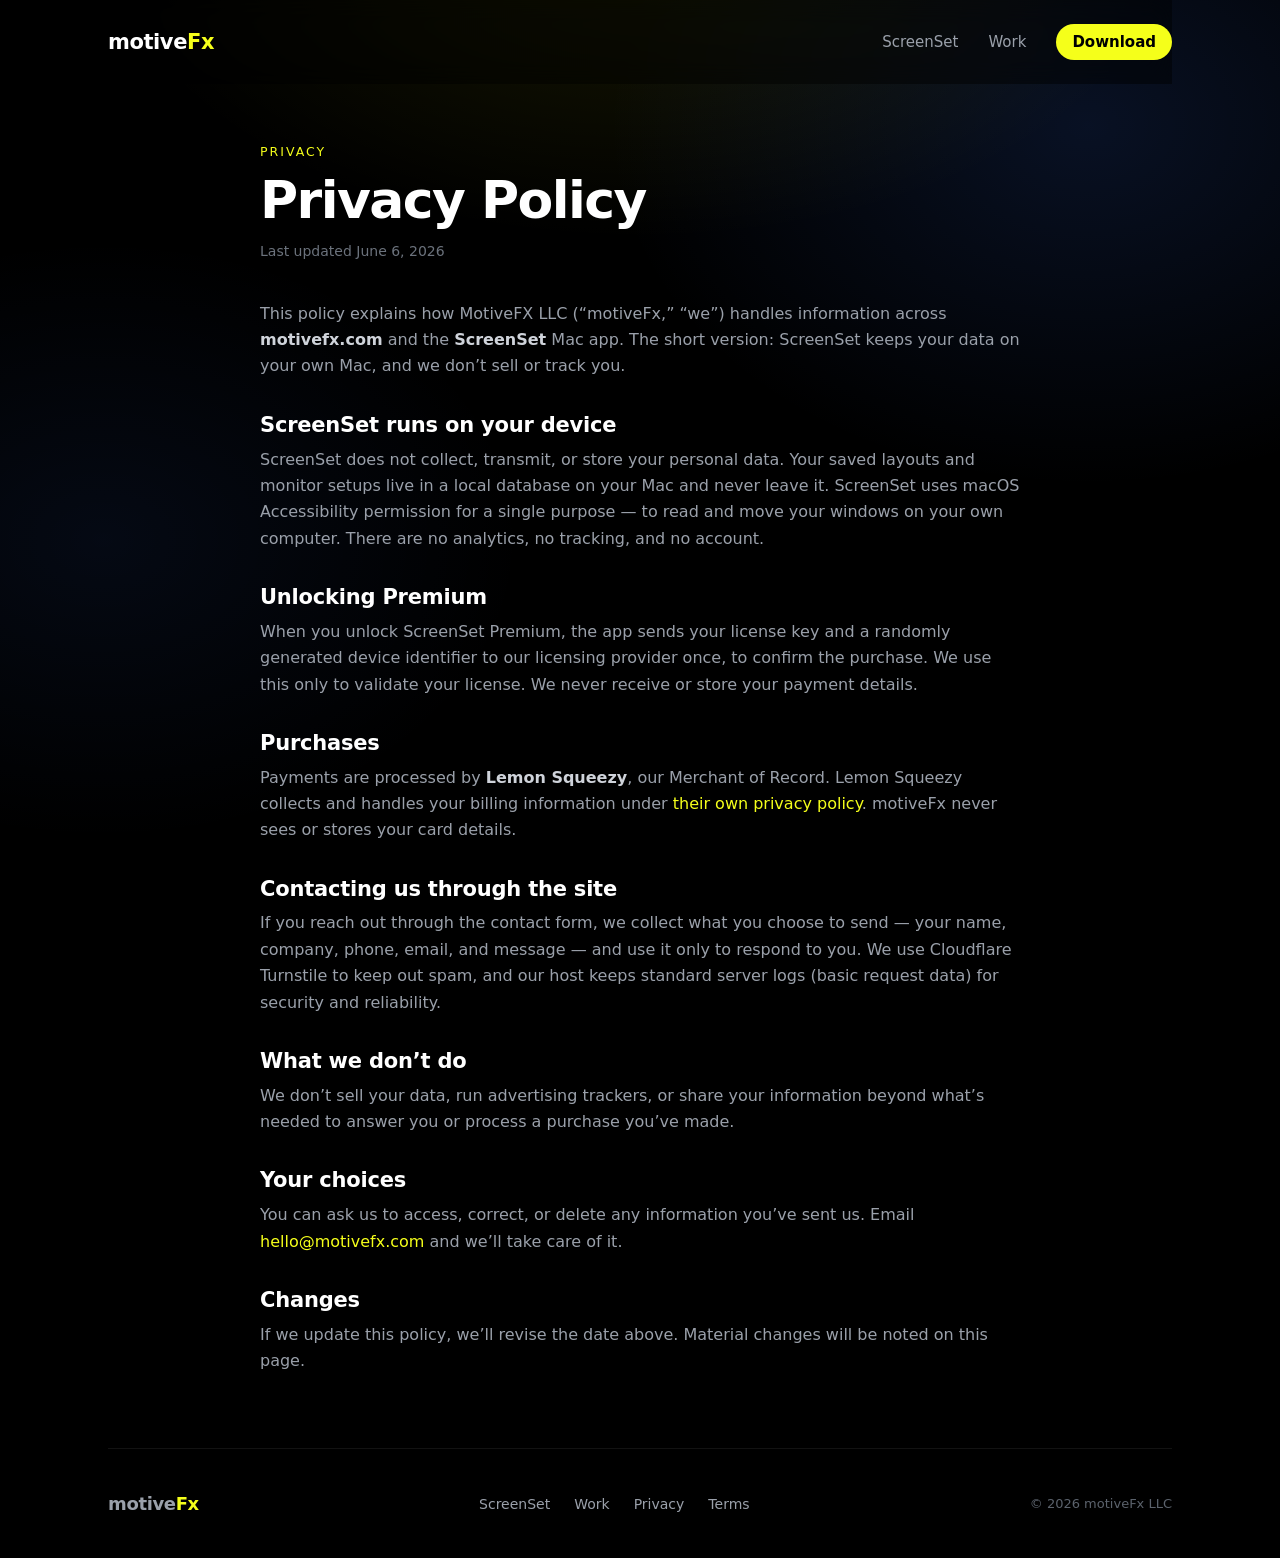
<file: htdocs/privacy-policy.html>
<!DOCTYPE html>
<html lang="en">
<head>
    <meta charset="UTF-8">
    <meta name="viewport" content="width=device-width, initial-scale=1.0">
    <title>Privacy Policy · motiveFx</title>
    <link rel="stylesheet" href="styles.css">
    <link rel="icon" type="image/png" href="images/favicon.png">
</head>
<body>
    <div class="wrap">
        <nav>
            <a href="index.html" class="logo">motive<b>Fx</b></a>
            <div class="links">
                <a class="l" href="index.html#how">ScreenSet</a>
                <a class="l" href="index.html#contact">Work</a>
                <a class="pill" href="downloads/ScreenSet.dmg" download>Download</a>
            </div>
        </nav>

        <section class="legal">
            <span class="label">Privacy</span>
            <h1>Privacy Policy</h1>
            <p class="updated">Last updated June 6, 2026</p>

            <p>This policy explains how MotiveFX LLC (&ldquo;motiveFx,&rdquo; &ldquo;we&rdquo;) handles information across <strong>motivefx.com</strong> and the <strong>ScreenSet</strong> Mac app. The short version: ScreenSet keeps your data on your own Mac, and we don&rsquo;t sell or track you.</p>

            <h2>ScreenSet runs on your device</h2>
            <p>ScreenSet does not collect, transmit, or store your personal data. Your saved layouts and monitor setups live in a local database on your Mac and never leave it. ScreenSet uses macOS Accessibility permission for a single purpose &mdash; to read and move your windows on your own computer. There are no analytics, no tracking, and no account.</p>

            <h2>Unlocking Premium</h2>
            <p>When you unlock ScreenSet Premium, the app sends your license key and a randomly generated device identifier to our licensing provider once, to confirm the purchase. We use this only to validate your license. We never receive or store your payment details.</p>

            <h2>Purchases</h2>
            <p>Payments are processed by <strong>Lemon Squeezy</strong>, our Merchant of Record. Lemon Squeezy collects and handles your billing information under <a href="https://www.lemonsqueezy.com/privacy" target="_blank" rel="noopener">their own privacy policy</a>. motiveFx never sees or stores your card details.</p>

            <h2>Contacting us through the site</h2>
            <p>If you reach out through the contact form, we collect what you choose to send &mdash; your name, company, phone, email, and message &mdash; and use it only to respond to you. We use Cloudflare Turnstile to keep out spam, and our host keeps standard server logs (basic request data) for security and reliability.</p>

            <h2>What we don&rsquo;t do</h2>
            <p>We don&rsquo;t sell your data, run advertising trackers, or share your information beyond what&rsquo;s needed to answer you or process a purchase you&rsquo;ve made.</p>

            <h2>Your choices</h2>
            <p>You can ask us to access, correct, or delete any information you&rsquo;ve sent us. Email <a href="mailto:hello@motivefx.com">hello@motivefx.com</a> and we&rsquo;ll take care of it.</p>

            <h2>Changes</h2>
            <p>If we update this policy, we&rsquo;ll revise the date above. Material changes will be noted on this page.</p>
        </section>

        <footer>
            <div class="foot">
                <a href="index.html" class="logo">motive<b>Fx</b></a>
                <div class="flinks">
                    <a href="index.html#how">ScreenSet</a><a href="index.html#contact">Work</a><a href="privacy-policy.html">Privacy</a><a href="terms-of-service.html">Terms</a>
                </div>
                <div class="copy">&copy; 2026 motiveFx LLC</div>
            </div>
        </footer>
    </div>
</body>
</html>
</file>
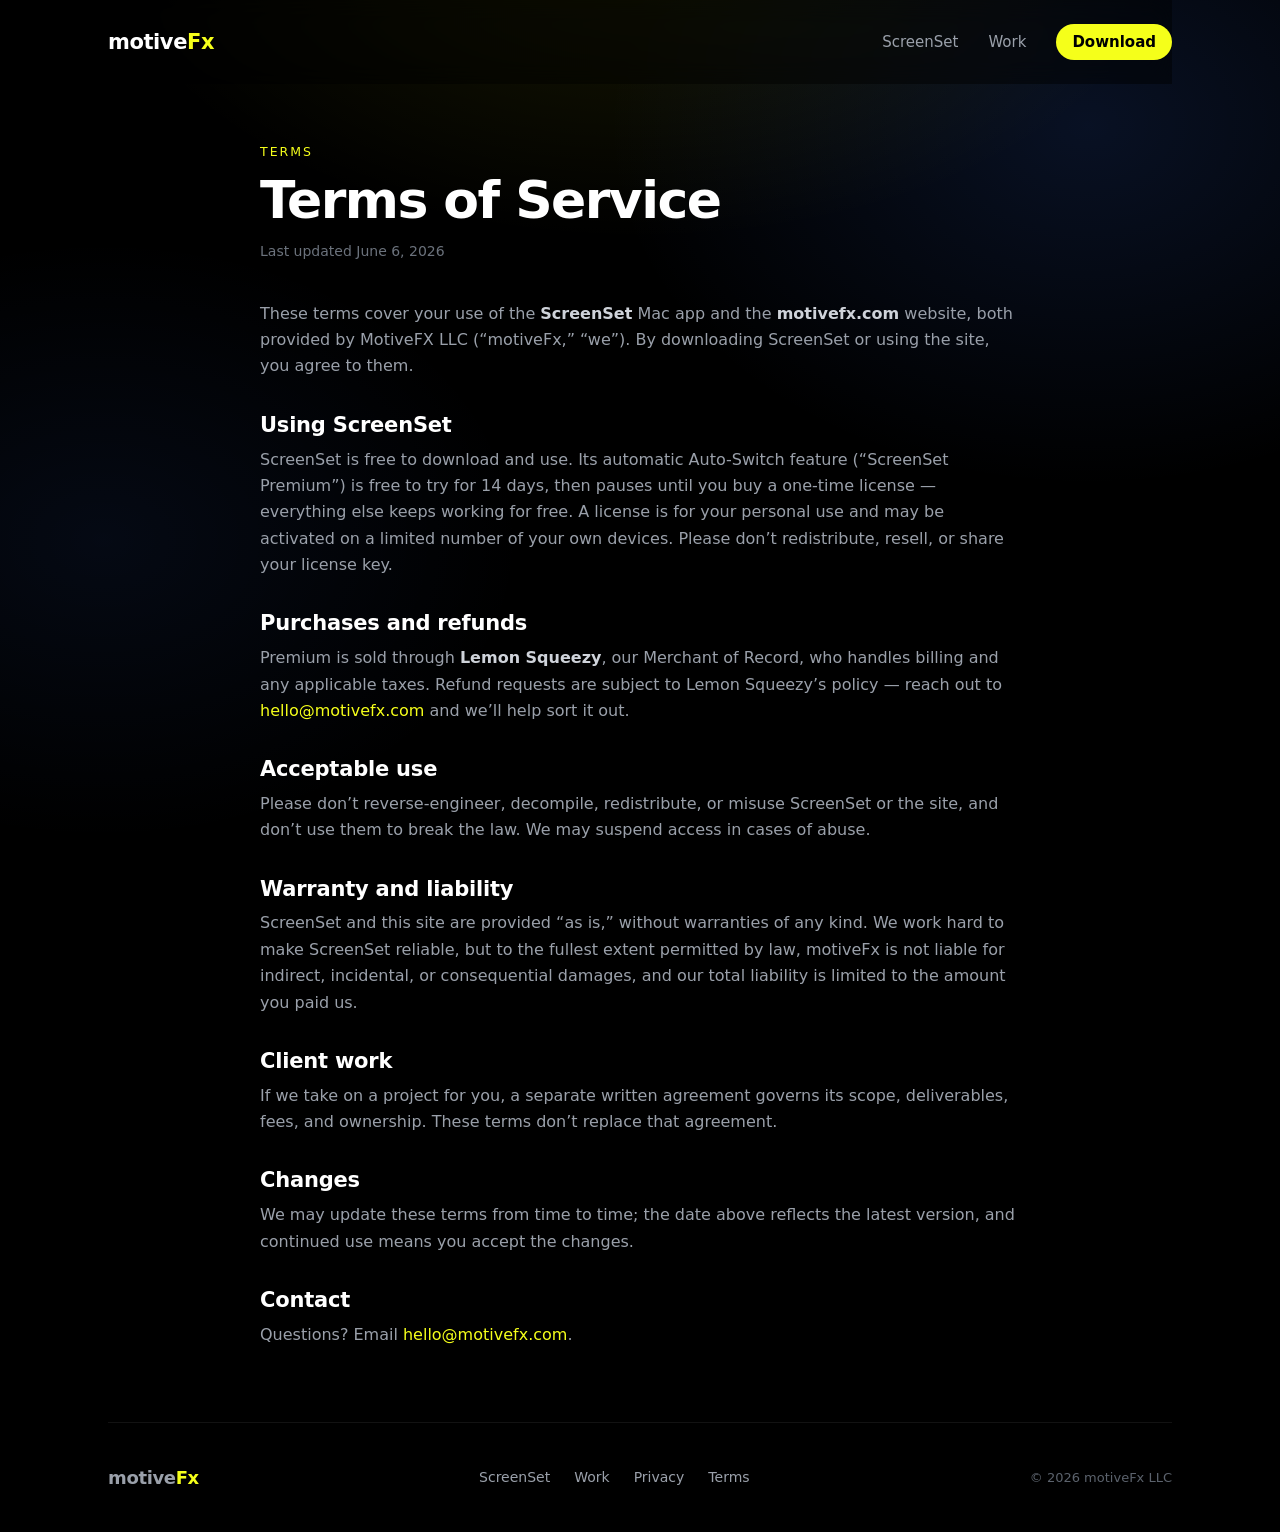
<file: htdocs/terms-of-service.html>
<!DOCTYPE html>
<html lang="en">
<head>
    <meta charset="UTF-8">
    <meta name="viewport" content="width=device-width, initial-scale=1.0">
    <title>Terms of Service · motiveFx</title>
    <link rel="stylesheet" href="styles.css">
    <link rel="icon" type="image/png" href="images/favicon.png">
</head>
<body>
    <div class="wrap">
        <nav>
            <a href="index.html" class="logo">motive<b>Fx</b></a>
            <div class="links">
                <a class="l" href="index.html#how">ScreenSet</a>
                <a class="l" href="index.html#contact">Work</a>
                <a class="pill" href="downloads/ScreenSet.dmg" download>Download</a>
            </div>
        </nav>

        <section class="legal">
            <span class="label">Terms</span>
            <h1>Terms of Service</h1>
            <p class="updated">Last updated June 6, 2026</p>

            <p>These terms cover your use of the <strong>ScreenSet</strong> Mac app and the <strong>motivefx.com</strong> website, both provided by MotiveFX LLC (&ldquo;motiveFx,&rdquo; &ldquo;we&rdquo;). By downloading ScreenSet or using the site, you agree to them.</p>

            <h2>Using ScreenSet</h2>
            <p>ScreenSet is free to download and use. Its automatic Auto-Switch feature (&ldquo;ScreenSet Premium&rdquo;) is free to try for 14 days, then pauses until you buy a one-time license &mdash; everything else keeps working for free. A license is for your personal use and may be activated on a limited number of your own devices. Please don&rsquo;t redistribute, resell, or share your license key.</p>

            <h2>Purchases and refunds</h2>
            <p>Premium is sold through <strong>Lemon Squeezy</strong>, our Merchant of Record, who handles billing and any applicable taxes. Refund requests are subject to Lemon Squeezy&rsquo;s policy &mdash; reach out to <a href="mailto:hello@motivefx.com">hello@motivefx.com</a> and we&rsquo;ll help sort it out.</p>

            <h2>Acceptable use</h2>
            <p>Please don&rsquo;t reverse-engineer, decompile, redistribute, or misuse ScreenSet or the site, and don&rsquo;t use them to break the law. We may suspend access in cases of abuse.</p>

            <h2>Warranty and liability</h2>
            <p>ScreenSet and this site are provided &ldquo;as is,&rdquo; without warranties of any kind. We work hard to make ScreenSet reliable, but to the fullest extent permitted by law, motiveFx is not liable for indirect, incidental, or consequential damages, and our total liability is limited to the amount you paid us.</p>

            <h2>Client work</h2>
            <p>If we take on a project for you, a separate written agreement governs its scope, deliverables, fees, and ownership. These terms don&rsquo;t replace that agreement.</p>

            <h2>Changes</h2>
            <p>We may update these terms from time to time; the date above reflects the latest version, and continued use means you accept the changes.</p>

            <h2>Contact</h2>
            <p>Questions? Email <a href="mailto:hello@motivefx.com">hello@motivefx.com</a>.</p>
        </section>

        <footer>
            <div class="foot">
                <a href="index.html" class="logo">motive<b>Fx</b></a>
                <div class="flinks">
                    <a href="index.html#how">ScreenSet</a><a href="index.html#contact">Work</a><a href="privacy-policy.html">Privacy</a><a href="terms-of-service.html">Terms</a>
                </div>
                <div class="copy">&copy; 2026 motiveFx LLC</div>
            </div>
        </footer>
    </div>
</body>
</html>
</file>
<file: htdocs/styles.css>
/* ============================================================
   motiveFx — ScreenSet product studio homepage
   Design system extracted from approved mockup.
   ============================================================ */

:root{
  --bg:#000;
  --yellow:#f5ff1a;
  --blue:#3c78ff;
  --text:#fff;
  --dim:#9aa0aa;
  --card:rgba(100,180,255,.28);
}

*{box-sizing:border-box;margin:0;padding:0}
html{scroll-behavior:smooth}
body{
  background:var(--bg);
  color:var(--text);
  font-family:-apple-system,BlinkMacSystemFont,"SF Pro Display","Inter",system-ui,sans-serif;
  -webkit-font-smoothing:antialiased;
  overflow-x:hidden;
}

/* Pure-CSS ambient radial glows (replaces three.js morphing dots) */
body::before{
  content:"";
  position:fixed;
  inset:0;
  z-index:0;
  pointer-events:none;
  background:
    radial-gradient(900px 520px at 50% -8%, rgba(245,255,26,.10), transparent 60%),
    radial-gradient(800px 600px at 85% 14%, rgba(60,120,255,.14), transparent 60%),
    radial-gradient(700px 500px at 8% 60%, rgba(60,120,255,.08), transparent 60%);
}

.wrap{position:relative; z-index:1; max-width:1120px; margin:0 auto; padding:0 28px}
.accent{color:var(--yellow)}
.label{
  display:inline-block; font-size:12.5px; letter-spacing:.16em; text-transform:uppercase;
  color:var(--yellow); margin-bottom:18px;
}

/* nav */
nav{
  display:flex; align-items:center; justify-content:space-between; padding:24px 0; position:sticky; top:0;
  z-index:20; backdrop-filter:blur(12px); background:rgba(0,0,0,.45);
}
.logo{font-weight:700; font-size:21px; letter-spacing:-.02em; color:var(--text); text-decoration:none}
.logo b{color:var(--yellow)}
.links{display:flex; gap:30px; align-items:center}
.links a{color:var(--dim); text-decoration:none; font-size:15px; transition:color .2s}
.links a:hover{color:#fff}
.links .pill{ color:#000; background:var(--yellow); padding:9px 16px; border-radius:999px; font-weight:600; }
.links .pill:hover{color:#000}

/* hero */
.hero{text-align:center; padding:64px 0 0}
.eyebrow{
  display:inline-flex; align-items:center; gap:8px; font-size:13px; letter-spacing:.14em;
  text-transform:uppercase; color:var(--yellow); border:1px solid rgba(245,255,26,.35);
  padding:7px 14px; border-radius:999px; margin-bottom:28px;
}
.eyebrow .dot{width:6px;height:6px;border-radius:50%;background:var(--yellow);box-shadow:0 0 10px var(--yellow)}
h1{ font-size:clamp(40px,7vw,76px); line-height:1.02; letter-spacing:-.035em; font-weight:700; }
h1 .y{color:var(--yellow)}
.sub{ max-width:660px; margin:26px auto 0; color:var(--dim); font-size:19px; line-height:1.55; }
.sub b{color:#cfd3da; font-weight:600}
.cta{display:flex; gap:14px; justify-content:center; margin-top:36px; flex-wrap:wrap}
.btn{
  text-decoration:none; font-size:16px; font-weight:600; padding:15px 26px; border-radius:13px;
  transition:transform .15s, box-shadow .2s; display:inline-flex; align-items:center; gap:9px;
}
.btn.primary{background:var(--yellow); color:#000}
.btn.primary:hover{transform:translateY(-2px); box-shadow:0 14px 40px rgba(245,255,26,.28)}
.btn.ghost{color:#fff; border:1px solid rgba(255,255,255,.2)}
.btn.ghost:hover{border-color:rgba(255,255,255,.5)}
.note{margin-top:18px; color:#6b727c; font-size:13.5px}

/* device mock (placeholder screenshot) */
.device{
  margin:54px auto 0; max-width:940px; border-radius:16px 16px 0 0; overflow:hidden;
  border:1px solid var(--card); border-bottom:none; box-shadow:0 30px 90px rgba(0,0,0,.6); background:#0a0d14;
}
.menubar{
  height:30px; background:rgba(20,22,28,.92); display:flex; align-items:center; justify-content:flex-end;
  gap:16px; padding:0 14px; border-bottom:1px solid rgba(255,255,255,.06);
}
.menubar .mi{color:#cfd3da; font-size:12px; opacity:.7}
.menubar .ssicon{
  color:#000; background:var(--yellow); font-weight:800; font-size:12px; width:20px; height:20px;
  border-radius:5px; display:flex; align-items:center; justify-content:center; box-shadow:0 0 12px rgba(245,255,26,.5);
}
.desktop{
  position:relative; height:420px;
  background: radial-gradient(600px 300px at 70% -10%, rgba(60,120,255,.22), transparent), linear-gradient(160deg,#0d1530,#070a12 70%); padding:22px;
}
.win{
  position:absolute; border-radius:10px; background:rgba(16,20,30,.9);
  border:1px solid rgba(120,150,210,.28); box-shadow:0 18px 50px rgba(0,0,0,.5); overflow:hidden;
}
.win .bar{height:26px; background:rgba(255,255,255,.05); display:flex; align-items:center; gap:6px; padding:0 10px}
.win .bar i{width:9px;height:9px;border-radius:50%;background:#3a4150;display:inline-block}
.win .bar i:nth-child(1){background:#ff5f57}.win .bar i:nth-child(2){background:#febc2e}.win .bar i:nth-child(3){background:#28c840}
.win .body{padding:12px}
.line{height:7px;border-radius:4px;background:rgba(255,255,255,.10);margin:8px 0}
.w1{left:22px; top:22px; width:330px; height:240px}
.w2{right:22px; top:22px; width:300px; height:165px}
.w3{right:22px; bottom:88px; width:300px; height:118px}
.w1 .accentline{background:linear-gradient(90deg,var(--yellow),transparent);width:60%}
.ssmenu{
  position:absolute; top:34px; right:56px; width:262px; background:rgba(28,30,36,.97);
  border:1px solid rgba(255,255,255,.10); border-radius:10px; padding:7px; backdrop-filter:blur(20px);
  box-shadow:0 24px 60px rgba(0,0,0,.6); font-size:12.5px;
}
.ssmenu .row{padding:6px 10px; border-radius:6px; color:#e7e9ee; display:flex; justify-content:space-between}
.ssmenu .row.head{color:#6b727c; font-size:11px}
.ssmenu .row.on{color:#fff}
.ssmenu .row .k{color:#7e8590}
.ssmenu .row.check::before{content:"✓ "; color:var(--yellow)}
.ssmenu .sep{height:1px;background:rgba(255,255,255,.08);margin:5px 4px}
.ssmenu .row.buy{color:var(--yellow)}

/* hero screenshot */
.shot{ margin:56px auto 0; max-width:660px }
.shot img{ display:block; width:100%; height:auto; filter:drop-shadow(0 22px 48px rgba(0,0,0,.55)) }

/* legal pages */
.legal{ max-width:760px; margin:0 auto; padding:60px 0 30px }
.legal .label{ display:block; margin-bottom:14px }
.legal h1{ font-size:clamp(34px,5vw,52px); letter-spacing:-.03em; font-weight:700; line-height:1.05 }
.legal .updated{ color:#6b727c; font-size:14px; margin:12px 0 38px }
.legal h2{ font-size:21px; letter-spacing:-.01em; color:#fff; margin:34px 0 10px }
.legal p{ color:var(--dim); font-size:16px; line-height:1.65; margin-bottom:14px }
.legal a{ color:var(--yellow); text-decoration:none }
.legal a:hover{ text-decoration:underline }
.legal strong{ color:#cfd3da; font-weight:600 }

/* sections */
section.band{padding:108px 0}
.center{text-align:center}
h2{ font-size:clamp(30px,4.4vw,46px); letter-spacing:-.03em; line-height:1.08; font-weight:700; }
.lede{ max-width:560px; margin:18px auto 0; color:var(--dim); font-size:18px; line-height:1.55 }

/* feature grid */
.feat{ display:grid; grid-template-columns:repeat(3,1fr); gap:20px; margin-top:56px }
.fcard{
  position:relative; border:1px solid rgba(120,150,210,.22); border-radius:16px; padding:30px 26px;
  background:linear-gradient(180deg, rgba(20,26,40,.6), rgba(10,12,20,.4)); transition:border-color .25s, transform .25s;
  text-align:left;
}
.fcard:hover{border-color:rgba(0,220,255,.55); transform:translateY(-4px)}
.ficon{
  width:44px;height:44px;border-radius:11px; display:flex;align-items:center;justify-content:center;
  background:rgba(245,255,26,.10); border:1px solid rgba(245,255,26,.35); margin-bottom:18px;
}
.ficon svg{width:22px;height:22px;stroke:var(--yellow);fill:none;stroke-width:1.8}
.fcard h3{font-size:20px; letter-spacing:-.01em; margin-bottom:9px; display:flex; align-items:center; gap:10px}
.badge{font-size:11px; font-weight:700; color:#000; background:var(--yellow); padding:3px 8px; border-radius:999px; letter-spacing:.02em}
.fcard p{color:var(--dim); font-size:15px; line-height:1.55}
.fcard kbd{
  background:rgba(255,255,255,.08); border:1px solid rgba(255,255,255,.14); border-radius:5px;
  padding:1px 6px; font-size:12.5px; color:#cfd3da; font-family:inherit;
}

/* studio band */
.studio{ background:linear-gradient(180deg, rgba(60,120,255,.06), transparent); border-top:1px solid rgba(255,255,255,.06); border-bottom:1px solid rgba(255,255,255,.06) }
.studio h2{max-width:760px;margin:0 auto;text-wrap:balance}
.studio h2 .accent{ color:var(--yellow); -webkit-text-fill-color:var(--yellow) }
.studio .lede{max-width:620px}

/* work with us */
.work .box{
  max-width:760px; margin:0 auto; border:1px solid rgba(120,150,210,.25); border-radius:20px;
  padding:48px 40px; text-align:center; background:linear-gradient(180deg, rgba(20,26,40,.5), rgba(10,12,20,.3));
}
.work h2{font-size:clamp(26px,3.4vw,36px)}
.work .section-headline{margin-bottom:0}
/* Targeted by the inline form handler (headline crossfade + subtext fade) */
.section-headline{color:var(--text)}
.section-subtext{color:var(--dim)}

/* ============================================================
   Contact form — preserved markup, restyled for dark aesthetic.
   ============================================================ */

.contact-form{
  max-width:560px; margin:0 auto; text-align:left;
  display:flex; flex-direction:column; gap:18px;
}
.form-row{display:flex; flex-direction:column; gap:8px}
.form-row label{
  font-size:13px; letter-spacing:.04em; text-transform:uppercase; color:var(--dim);
}
.form-row input,
.form-row textarea{
  width:100%; font-family:inherit; font-size:15px; color:var(--text);
  background:rgba(255,255,255,.04); border:1px solid rgba(120,150,210,.25);
  border-radius:11px; padding:13px 15px; transition:border-color .2s, box-shadow .2s, background .2s;
}
.form-row input::placeholder,
.form-row textarea::placeholder{color:#5b626c}
.form-row input:focus,
.form-row textarea:focus{
  outline:none; border-color:rgba(245,255,26,.55); background:rgba(255,255,255,.06);
  box-shadow:0 0 0 3px rgba(245,255,26,.12);
}
.form-row textarea{resize:vertical; min-height:120px}

.cf-turnstile{margin-top:4px}

/* Submit / CTA button — reuses .cta-button from the preserved handler */
.cta-button,
.primary-shiny-btn{
  display:inline-flex; align-items:center; justify-content:center; gap:9px;
  text-decoration:none; font-family:inherit; font-size:16px; font-weight:600;
  padding:15px 26px; border-radius:13px; border:none; cursor:pointer;
  background:var(--yellow); color:#000;
  transition:transform .15s, box-shadow .2s, opacity .2s;
}
.cta-button:hover,
.primary-shiny-btn:hover{transform:translateY(-2px); box-shadow:0 14px 40px rgba(245,255,26,.28)}
.cta-button:disabled{opacity:.5; cursor:default; transform:none; box-shadow:none}
.cta-button--wide{align-self:flex-start}

/* Sending progress UI (created by inline handler) */
.contact-sending{
  max-width:560px; margin:24px auto 0; text-align:center;
}
.sending-status{
  color:#cfd3da; font-size:16px; min-height:24px; margin-bottom:18px;
}
.sending-progress-track{
  width:100%; height:8px; border-radius:999px; overflow:hidden;
  background:rgba(255,255,255,.08); border:1px solid rgba(120,150,210,.2);
}
.sending-progress-bar{
  width:0%; height:100%; border-radius:999px;
  background:linear-gradient(90deg, var(--blue), var(--yellow));
  box-shadow:0 0 16px rgba(245,255,26,.35);
}

/* Thank-you state (created by inline handler) */
.form-thank-you{
  max-width:560px; margin:18px auto 0; text-align:center; color:var(--dim);
  font-size:18px; line-height:1.55;
}
.form-thank-you p{margin:0 0 8px}
.form-thank-you .thank-you-subtext{font-size:15px; color:#6b727c}

/* footer */
footer{ border-top:1px solid rgba(255,255,255,.07); padding:44px 0; margin-top:30px }
.foot{display:flex; align-items:center; justify-content:space-between; flex-wrap:wrap; gap:18px}
.foot .flinks{display:flex; gap:24px; flex-wrap:wrap}
.foot a{color:var(--dim); text-decoration:none; font-size:14px}
.foot a:hover{color:#fff}
.foot .copy{color:#5b626c; font-size:13px}
.foot .logo{font-size:18px}

/* responsive */
@media(max-width:820px){
  .feat{grid-template-columns:1fr}
  .links .l{display:none}
  .ssmenu,.w2,.w3{display:none}
  .w1{width:auto;right:22px}
  .work .box{padding:36px 22px}
}
</file>
